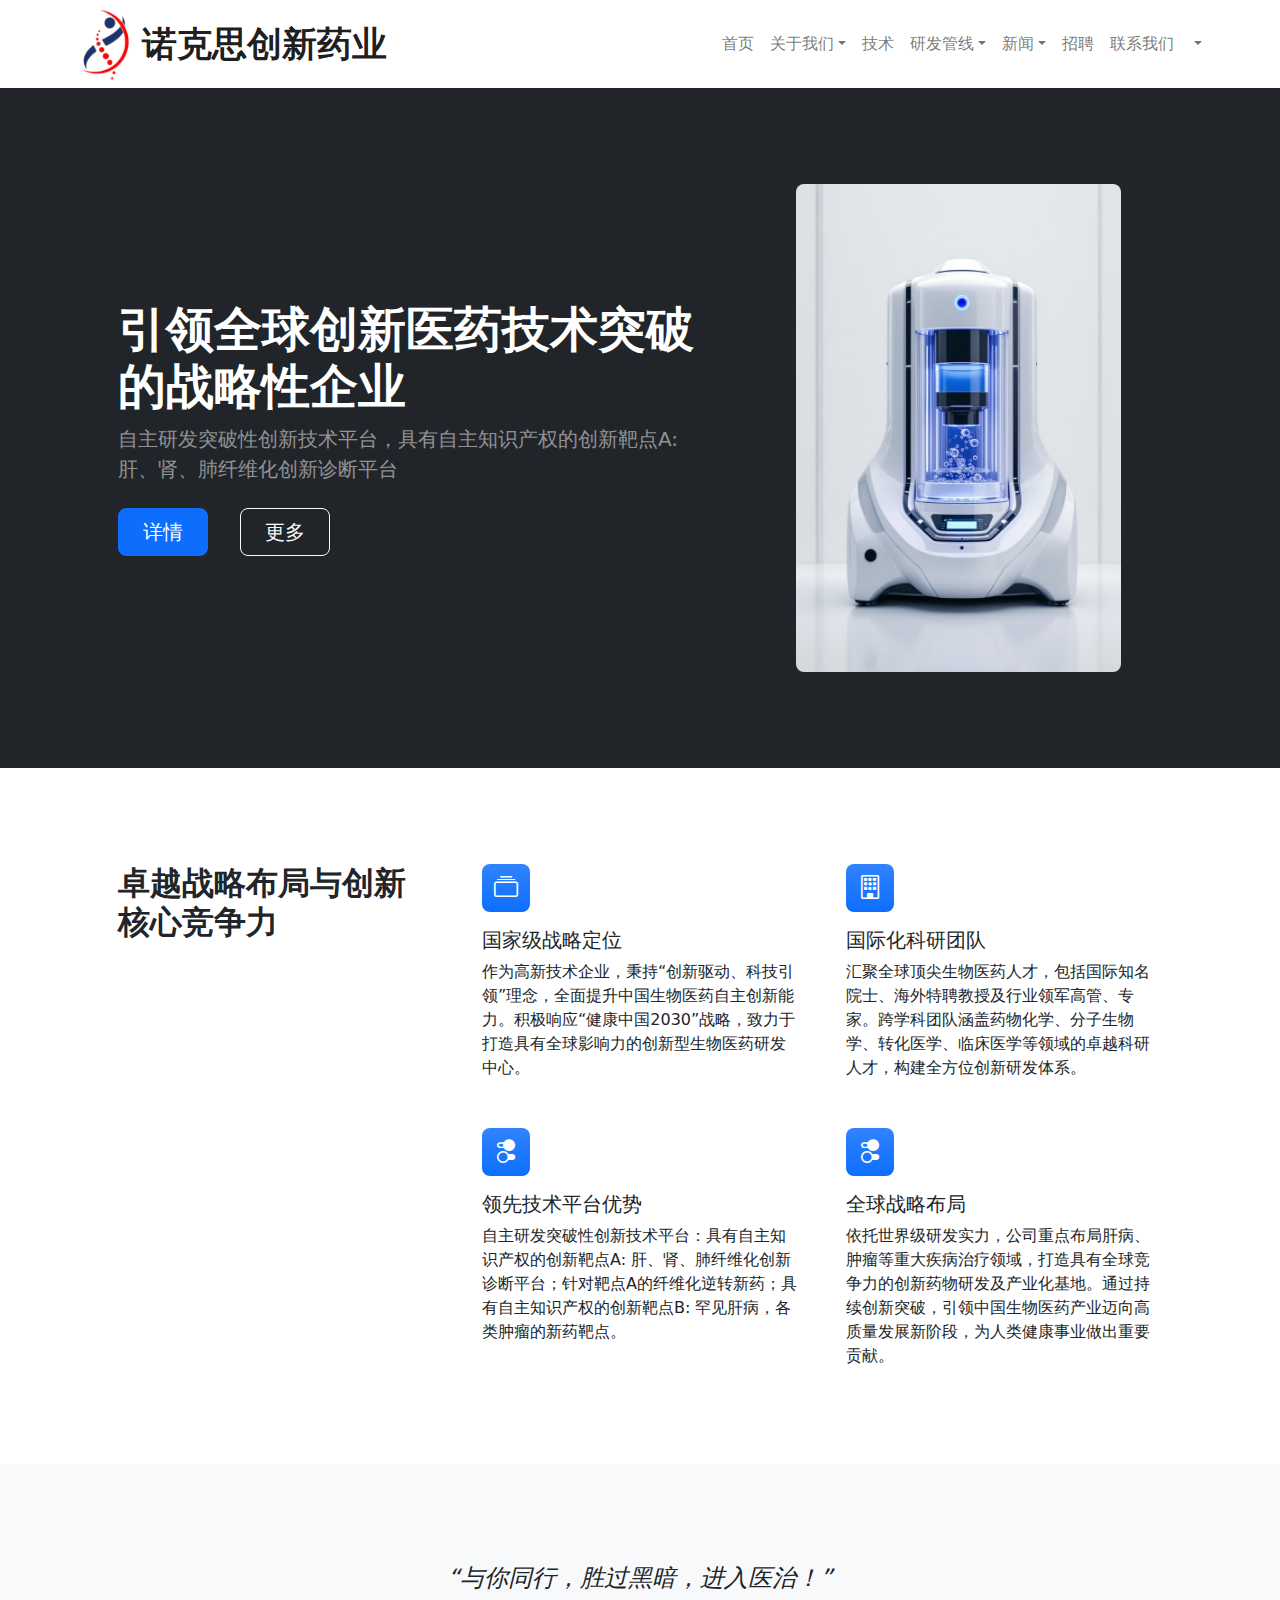
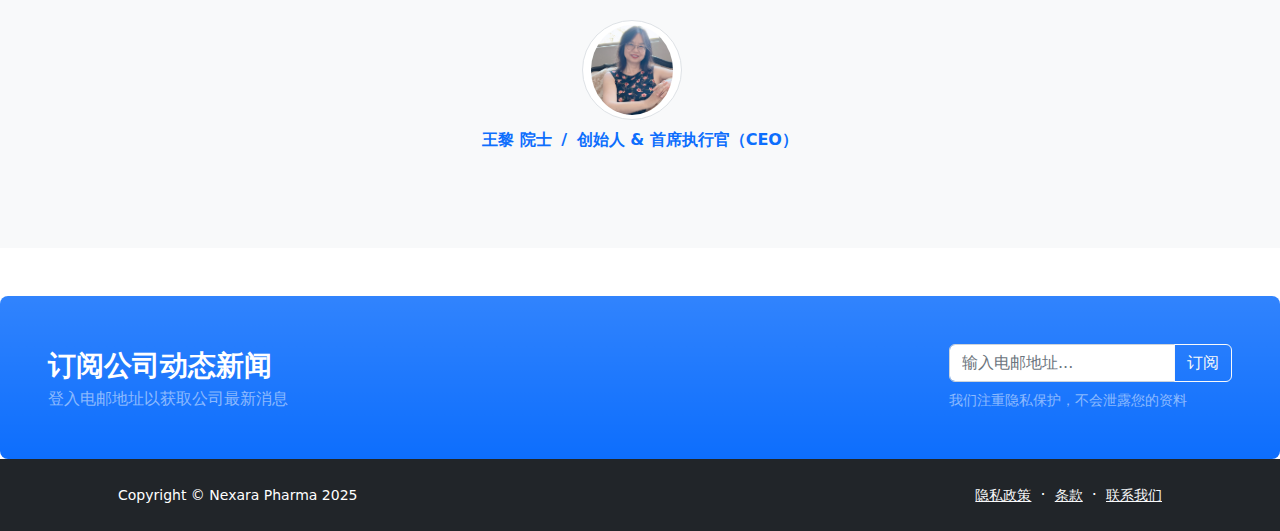
<file: index.html>
<!DOCTYPE html>
<html lang="en">
    <head>
        <meta charset="utf-8" />
        <meta name="viewport" content="width=device-width, initial-scale=1, shrink-to-fit=no" />
        <meta name="description" content="" />
        <meta name="author" content="" />
        <title>Modern Business - Start Bootstrap Template</title>
        <!-- Favicon-->
        <link rel="icon" type="image/x-icon" href="assets/favicon.ico" />
        <!-- Bootstrap icons-->
        <link href="https://cdn.jsdelivr.net/npm/bootstrap-icons@1.5.0/font/bootstrap-icons.css" rel="stylesheet" />
        <!-- Core theme CSS (includes Bootstrap)-->
        <link href="css/styles.css" rel="stylesheet" />
	<link rel="stylesheet" href="https://cdnjs.cloudflare.com/ajax/libs/font-awesome/6.5.1/css/all.min.css" integrity="sha512-DTOQO9RWCH3ppGqcWaEA1BIZOC6xxalwEsw9c2QQeAIftl+Vegovlnee1c9QX4TctnWMn13TZye+giMm8e2LwA==" crossorigin="anonymous" referrerpolicy="no-referrer" />
    </head>
    <body class="d-flex flex-column h-100">
        <main class="flex-shrink-0">
            <!-- Navigation-->
		<div id="header-placeholder"></div> <!-- 占位符 -->
            <!-- Header-->
            <header class="bg-dark py-5">
                <div class="container px-5">
                    <div class="row gx-5 align-items-center justify-content-center">
                        <div class="col-lg-8 col-xl-7 col-xxl-6">
                            <div class="my-5 text-center text-xl-start">
<h1 class="display-5 fw-bolder text-white mb-2" data-lang="header-title">引领全球创新医药技术突破的战略性企业</h1>
<p class="lead fw-normal text-white-50 mb-4" data-lang="header-subtitle">自主研发突破性创新技术平台，具有自主知识产权的创新靶点 A: 肝、肾、肺纤维化创新诊断平台</p>
                                <div class="d-grid gap-3 d-sm-flex justify-content-sm-center justify-content-xl-start">
<a class="btn btn-primary btn-lg px-4 me-sm-3" href="#features" data-lang="header-details-button">详情</a>
<a class="btn btn-outline-light btn-lg px-4" href="about.html#company-profile" data-lang="header-more-button">更多</a>
                                </div>
                            </div>
                        </div>
                        <div class="col-xl-5 col-xxl-6 d-none d-xl-block text-center"><img class="img-nMix rounded-3 my-5" src="assets/nMix.png" alt="..." /></div>
                    </div>
                </div>
            </header>
            <!-- Features section-->
            <section class="py-5" id="features">
                <div class="container px-5 my-5">
                    <div class="row gx-5">
                        <div class="col-lg-4 mb-5 mb-lg-0"><h2 class="fw-bolder mb-0" data-lang="features-title">卓越战略布局与创新核心竞争力</h2></div>
                        <div class="col-lg-8">
                            <div class="row gx-5 row-cols-1 row-cols-md-2">
                                <div class="col mb-5 h-100">
                                    <div class="feature bg-primary bg-gradient text-white rounded-3 mb-3"><i class="bi bi-collection"></i></div>
                                    <h2 class="h5" data-lang="features-national-strategy-title">国家级战略定位</h2>
                                    <p class="mb-0" data-lang="features-national-strategy-text">作为高新技术企业，秉持“创新驱动、科技引领”理念，全面提升中国生物医药自主创新能力。积极响应“健康中国2030”战略，致力于打造具有全球影响力的创新型生物医药研发中心。</p>
                                </div>
                                <div class="col mb-5 h-100">
                                    <div class="feature bg-primary bg-gradient text-white rounded-3 mb-3"><i class="bi bi-building"></i></div>
                                    <h2 class="h5" data-lang="features-global-team-title">国际化科研团队</h2>
                                    <p class="mb-0" data-lang="features-global-team-text">汇聚全球顶尖生物医药人才，包括国际知名院士、海外特聘教授及行业领军高管，专家。跨学科团队涵盖药物化学、分子生物学、转化医学、临床医学等领域的卓越科研人才，构建全方位创新研发体系。</p>
                                </div>
                                <div class="col mb-5 mb-md-0 h-100">
                                    <div class="feature bg-primary bg-gradient text-white rounded-3 mb-3"><i class="bi bi-toggles2"></i></div>
                                    <h2 class="h5" data-lang="features-tech-platform-title">领先技术平台优势</h2>
                                    <p class="mb-0" data-lang="features-tech-platform-text">自主研发突破性创新技术平台： 具有自主知识产权的创新靶点A: 肝、肾、肺纤维化创新诊断平台；针对靶点A的纤维化逆转新药具有自主知识产权的创新靶点B: 罕见肝病，各类肿瘤的新药靶点</p>
                                </div>
                                <div class="col h-100">
                                    <div class="feature bg-primary bg-gradient text-white rounded-3 mb-3"><i class="bi bi-toggles2"></i></div>
                                    <h2 class="h5" data-lang="features-global-strategy-title">全球战略布局</h2>
                                    <p class="mb-0" data-lang="features-global-strategy-text">依托世界级研发实力，公司重点布局肝病、肿瘤等重大疾病治疗领域，打造具有全球竞争力的创新药物研发及产业化基地。通过持续创新突破，引领中国生物医药产业迈向高质量发展新阶段，为人类健康事业做出重要贡献。</p>
                                </div>
                            </div>
                        </div>
                    </div>
                </div>
            </section>
            <!-- Testimonial section-->
<div class="py-5 bg-light">
    <div class="container px-5 my-5">
        <div class="row gx-5 justify-content-center">
            <div class="col-lg-10 col-xl-7">
                <div class="text-center">
                    <div class="fs-4 mb-4 fst-italic" data-lang="testimonial-quote">“与你同行，胜过黑暗，进入医治！”</div>
                    <div class="d-flex align-items-center justify-content-center">
                        <a href="team-ceo.html" class="text-decoration-none">
                            <img class="img-thumbnail rounded-circle mb-2 px-2 me-3" src="assets/CEO.jpg" alt="Dr. Li Wang" style="width: 100px; height: 100px; object-fit: cover;" />
                            <div class="fw-bold">
                                <span data-lang="ceo-name">王黎 博士</span>
                                <span class="fw-bold text-primary mx-1">/</span>
                                <span data-lang="ceo-role">创始人 & 首席执行官</span>
                            </div>
                        </a>
                    </div>
                </div>
            </div>
        </div>
    </div>
</div>
                    <!-- Call to action-->
                    <aside class="bg-primary bg-gradient rounded-3 p-4 p-sm-5 mt-5">
                        <div class="d-flex align-items-center justify-content-between flex-column flex-xl-row text-center text-xl-start">
                            <div class="mb-4 mb-xl-0">
                                <div class="fs-3 fw-bold text-white" data-lang="cta-title">订阅公司动态新闻</div>
                                <div class="text-white-50" data-lang="cta-subtitle">登入电邮地址以获取公司最新消息</div>
                            </div>
                            <div class="ms-xl-4">
                                <div class="input-group mb-2">
                                    <input class="form-control" type="text" placeholder="输入电邮地址..." aria-label="Email address..." aria-describedby="button-newsletter"  data-lang-placeholder="cta-email-placeholder"/>
                                    <button class="btn btn-outline-light" id="button-newsletter" type="button" data-lang="cta-subscribe-button">订阅</button>
                                </div>
                                <div class="small text-white-50" data-lang="cta-privacy-text">我们注重隐私保护，不会泄露您的资料</div>
                            </div>
                        </div>
                    </aside>
                </div>
            </section>
        </main>
        <!-- Footer-->
        <footer class="bg-dark py-4 mt-auto">
            <div class="container px-5">
                <div class="row align-items-center justify-content-between flex-column flex-sm-row">
                    <div class="col-auto"><div class="small m-0 text-white">Copyright &copy; Nexara Pharma 2025</div></div>
                    <div class="col-auto">
                        <a class="link-light small" data-lang="footer-privacy" href="#!">Privacy</a>
                        <span class="text-white mx-1">&middot;</span>
                        <a class="link-light small" data-lang="footer-terms"  href="#!">Terms</a>
                        <span class="text-white mx-1">&middot;</span>
                        <a class="link-light small" data-lang="footer-contact" href="contact.html">Contact</a>
                    </div>
                </div>
            </div>
        </footer>
        <!-- Bootstrap core JS-->
        <script src="https://cdn.jsdelivr.net/npm/bootstrap@5.2.3/dist/js/bootstrap.bundle.min.js"></script>
        <!-- Core theme JS-->
        <script src="js/scripts.js"></script>
    </body>
</html>
</file>
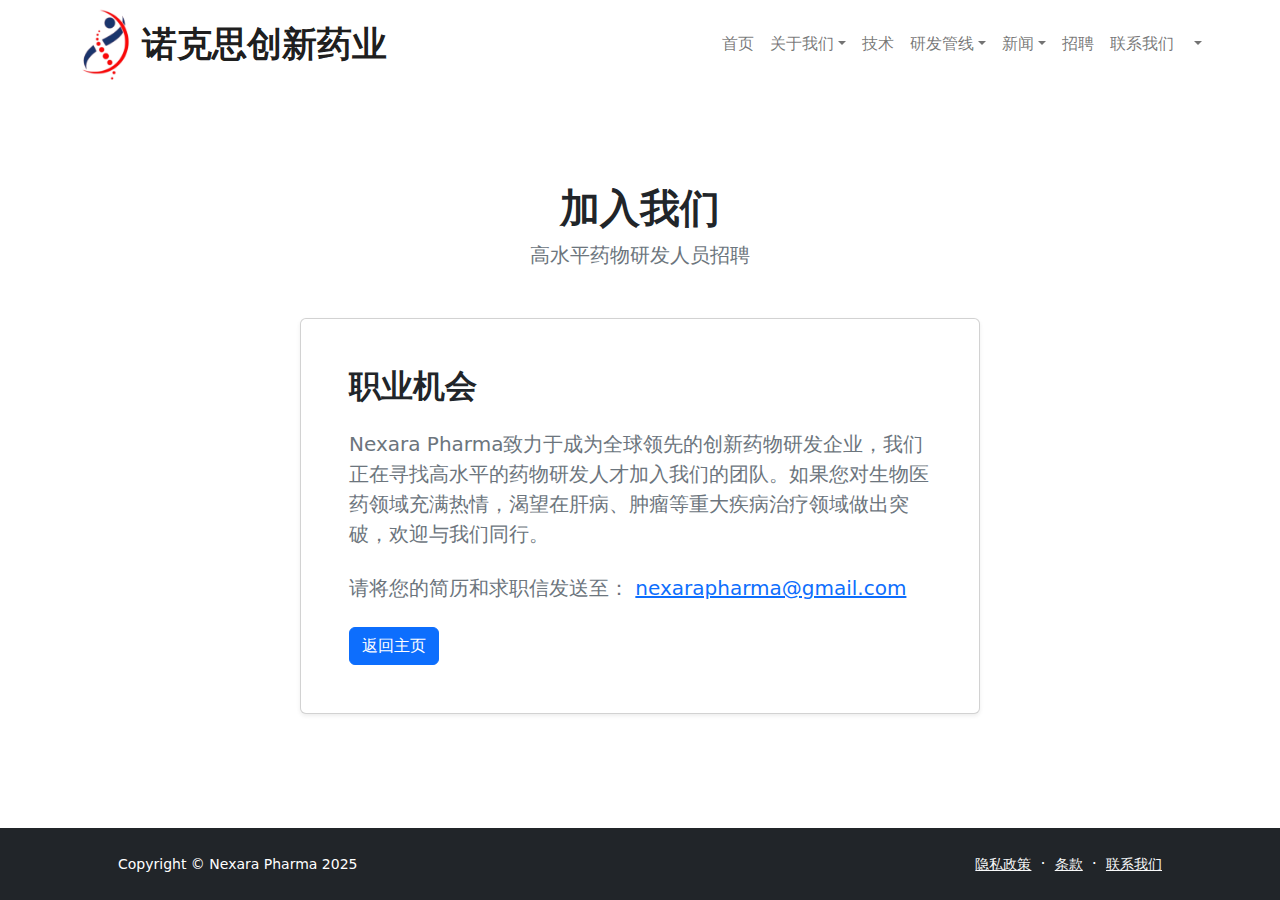
<file: careers.html>
<!DOCTYPE html>
<html lang="en">
<head>
    <meta charset="utf-8" />
    <meta name="viewport" content="width=device-width, initial-scale=1, shrink-to-fit=no" />
    <meta name="description" content="Careers - Nexara Pharma" />
    <meta name="author" content="" />
    <title data-lang="careers-page-title">Careers - Nexara Pharma</title>
    <!-- Favicon -->
    <link rel="icon" type="image/x-icon" href="assets/favicon.ico" />
    <!-- Bootstrap icons -->
    <link href="https://cdn.jsdelivr.net/npm/bootstrap-icons@1.5.0/font/bootstrap-icons.css" rel="stylesheet" />
    <!-- Core theme CSS (includes Bootstrap) -->
    <link href="css/styles.css" rel="stylesheet" />
    <!-- Font Awesome -->
    <link rel="stylesheet" href="https://cdnjs.cloudflare.com/ajax/libs/font-awesome/6.5.1/css/all.min.css" integrity="sha512-DTOQO9RWCH3ppGqcWaEA1BIZOC6xxalwEsw9c2QQeAIftl+Vegovlnee1c9QX4TctnWMn13TZye+giMm8e2LwA==" crossorigin="anonymous" referrerpolicy="no-referrer" />
</head>
<body class="d-flex flex-column h-100">
    <main class="flex-shrink-0">
        <!-- Navigation -->
        <div id="header-placeholder"></div>

        <!-- Careers Section -->
        <section class="py-5">
            <div class="container px-5 my-5">
                <div class="text-center mb-5">
                    <h1 class="fw-bolder" data-lang="careers-title">加入我们</h1>
                    <p class="lead fw-normal text-muted mb-0" data-lang="careers-subtitle">高水平药物研发人员招聘</p>
                </div>
                <div class="row gx-5 justify-content-center">
                    <div class="col-lg-8">
                        <div class="card shadow-sm">
                            <div class="card-body p-5">
                                <h2 class="fw-bolder mb-4" data-lang="careers-opportunity-title">职业机会</h2>
                                <p class="lead fw-normal text-muted mb-4" data-lang="careers-opportunity-text">
                                    Nexara Pharma 致力于成为全球领先的创新药物研发企业，我们正在寻找高水平的药物研发人才加入我们的团队。如果您对生物医药领域充满热情，渴望在肝病、肿瘤等重大疾病治疗领域做出突破，欢迎与我们同行。
                                </p>
                                <p class="lead fw-normal text-muted mb-4">
                                    <span data-lang="careers-contact-text">请将您的简历和求职信发送至：</span>
                                    <a href="mailto:nexarapharma@gmail.com" class="text-primary">nexarapharma@gmail.com</a>
                                </p>
                                <a class="btn btn-primary" href="index.html" data-lang="back-to-home">返回主页</a>
                            </div>
                        </div>
                    </div>
                </div>
            </div>
        </section>
    </main>

    <!-- Footer -->
    <footer class="bg-dark py-4 mt-auto">
        <div class="container px-5">
            <div class="row align-items-center justify-content-between flex-column flex-sm-row">
                <div class="col-auto"><div class="small m-0 text-white" data-lang="footer-copyright">Copyright © Nexara Pharma 2025</div></div>
                <div class="col-auto">
                    <a class="link-light small" href="#!" data-lang="footer-privacy">Privacy</a>
                    <span class="text-white mx-1">·</span>
                    <a class="link-light small" href="#!" data-lang="footer-terms">Terms</a>
                    <span class="text-white mx-1">·</span>
                    <a class="link-light small" href="contact.html" data-lang="footer-contact">Contact</a>
                </div>
            </div>
        </div>
    </footer>

    <!-- Bootstrap core JS -->
    <script src="https://cdn.jsdelivr.net/npm/bootstrap@5.2.3/dist/js/bootstrap.bundle.min.js"></script>
    <!-- Core theme JS -->
    <script src="js/scripts.js"></script>
</body>
</html>
</file>
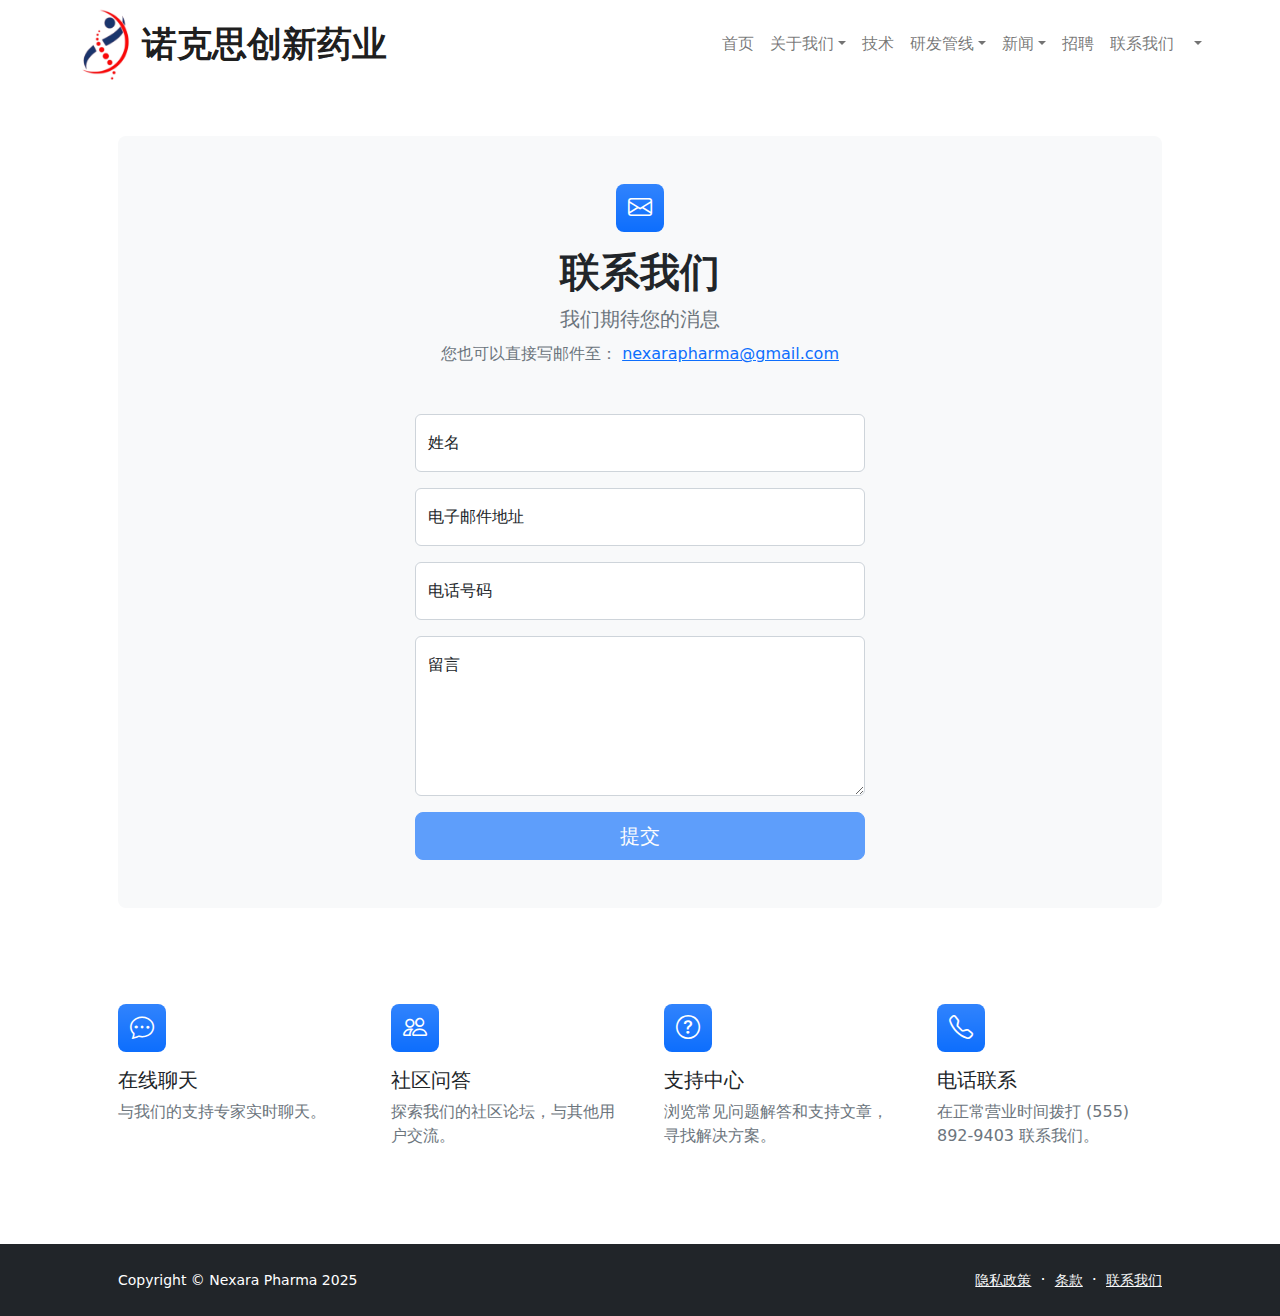
<file: contact.html>
<!DOCTYPE html>
<html lang="en">
<head>
    <meta charset="utf-8" />
    <meta name="viewport" content="width=device-width, initial-scale=1, shrink-to-fit=no" />
    <meta name="description" content="Contact Us - Nexara Pharma" />
    <meta name="author" content="" />
    <title data-lang="contact-title">联系我们 - Nexara Pharma</title>
    <!-- Favicon -->
    <link rel="icon" type="image/x-icon" href="assets/favicon.ico" />
    <!-- Bootstrap icons -->
    <link href="https://cdn.jsdelivr.net/npm/bootstrap-icons@1.5.0/font/bootstrap-icons.css" rel="stylesheet" />
    <!-- Font Awesome -->
    <link rel="stylesheet" href="https://cdnjs.cloudflare.com/ajax/libs/font-awesome/6.5.1/css/all.min.css" integrity="sha512-DTOQO9RWCH3ppGqcWaEA1BIZOC6xxalwEsw9c2QQeAIftl+Vegovlnee1c9QX4TctnWMn13TZye+giMm8e2LwA==" crossorigin="anonymous" referrerpolicy="no-referrer" />
    <!-- Core theme CSS (includes Bootstrap) -->
    <link href="css/styles.css" rel="stylesheet" />
</head>
<body class="d-flex flex-column">
    <main class="flex-shrink-0">
        <!-- Navigation -->
        <div id="header-placeholder"></div>

        <!-- Page content -->
        <section class="py-5">
            <div class="container px-5">
                <!-- Contact form -->
                <div class="bg-light rounded-3 py-5 px-4 px-md-5 mb-5">
                    <div class="text-center mb-5">
                        <div class="feature bg-primary bg-gradient text-white rounded-3 mb-3"><i class="bi bi-envelope"></i></div>
                        <h1 class="fw-bolder" data-lang="contact-form-title">联系我们</h1>
                        <p class="lead fw-normal text-muted mb-0" data-lang="contact-form-subtitle">我们期待您的消息</p>
                        <p class="text-muted mt-2">
                            <span data-lang="contact-direct-email">您也可以直接写邮件至：</span>
                            <a href="mailto:nexarapharma@gmail.com" class="text-primary">nexarapharma@gmail.com</a>
                        </p>
                    </div>
                    <div class="row gx-5 justify-content-center">
                        <div class="col-lg-8 col-xl-6">
                            <form id="contactForm" data-sb-form-api-token="API_TOKEN">
                                <!-- Name input -->
                                <div class="form-floating mb-3">
                                    <input class="form-control" id="name" type="text" placeholder="请输入您的姓名..." data-sb-validations="required" data-lang-placeholder="contact-name-placeholder" />
                                    <label for="name" data-lang="contact-name-label">姓名</label>
                                    <div class="invalid-feedback" data-sb-feedback="name:required" data-lang="contact-name-required">请填写姓名。</div>
                                </div>
                                <!-- Email address input -->
                                <div class="form-floating mb-3">
                                    <input class="form-control" id="email" type="email" placeholder="nexarapharma@gmail.com" data-sb-validations="required,email" data-lang-placeholder="contact-email-placeholder" />
                                    <label for="email" data-lang="contact-email-label">电子邮件地址</label>
                                    <div class="invalid-feedback" data-sb-feedback="email:required" data-lang="contact-email-required">请填写电子邮件地址。</div>
                                    <div class="invalid-feedback" data-sb-feedback="email:email" data-lang="contact-email-invalid">电子邮件地址无效。</div>
                                </div>
                                <!-- Phone number input -->
                                <div class="form-floating mb-3">
                                    <input class="form-control" id="phone" type="tel" placeholder="(123) 456-7890" data-sb-validations="required" data-lang-placeholder="contact-phone-placeholder" />
                                    <label for="phone" data-lang="contact-phone-label">电话号码</label>
                                    <div class="invalid-feedback" data-sb-feedback="phone:required" data-lang="contact-phone-required">请填写电话号码。</div>
                                </div>
                                <!-- Message input -->
                                <div class="form-floating mb-3">
                                    <textarea class="form-control" id="message" type="text" placeholder="请输入您的留言..." style="height: 10rem" data-sb-validations="required" data-lang-placeholder="contact-message-placeholder"></textarea>
                                    <label for="message" data-lang="contact-message-label">留言</label>
                                    <div class="invalid-feedback" data-sb-feedback="message:required" data-lang="contact-message-required">请填写留言内容。</div>
                                </div>
                                <!-- Submit success message -->
                                <div class="d-none" id="submitSuccessMessage">
                                    <div class="text-center mb-3">
                                        <div class="fw-bolder" data-lang="contact-success-title">表单提交成功！</div>
                                        <span data-lang="contact-success-text">要激活此表单，请在以下地址注册：<br /><a href="https://startbootstrap.com/solution/contact-forms">https://startbootstrap.com/solution/contact-forms</a></span>
                                    </div>
                                </div>
                                <!-- Submit error message -->
                                <div class="d-none" id="submitErrorMessage">
                                    <div class="text-center text-danger mb-3" data-lang="contact-error-text">发送消息失败！</div>
                                </div>
                                <!-- Submit Button -->
                                <div class="d-grid">
                                    <button class="btn btn-primary btn-lg disabled" id="submitButton" type="submit" data-lang="contact-submit">提交</button>
                                </div>
                            </form>
                        </div>
                    </div>
                </div>
                <!-- Contact cards -->
                <div class="row gx-5 row-cols-2 row-cols-lg-4 py-5">
                    <div class="col">
                        <div class="feature bg-primary bg-gradient text-white rounded-3 mb-3"><i class="bi bi-chat-dots"></i></div>
                        <div class="h5 mb-2" data-lang="contact-card-chat-title">在线聊天</div>
                        <p class="text-muted mb-0" data-lang="contact-card-chat-text">与我们的支持专家实时聊天。</p>
                    </div>
                    <div class="col">
                        <div class="feature bg-primary bg-gradient text-white rounded-3 mb-3"><i class="bi bi-people"></i></div>
                        <div class="h5" data-lang="contact-card-community-title">社区问答</div>
                        <p class="text-muted mb-0" data-lang="contact-card-community-text">探索我们的社区论坛，与其他用户交流。</p>
                    </div>
                    <div class="col">
                        <div class="feature bg-primary bg-gradient text-white rounded-3 mb-3"><i class="bi bi-question-circle"></i></div>
                        <div class="h5" data-lang="contact-card-support-title">支持中心</div>
                        <p class="text-muted mb-0" data-lang="contact-card-support-text">浏览常见问题解答和支持文章，寻找解决方案。</p>
                    </div>
                    <div class="col">
                        <div class="feature bg-primary bg-gradient text-white rounded-3 mb-3"><i class="bi bi-telephone"></i></div>
                        <div class="h5" data-lang="contact-card-call-title">电话联系</div>
                        <p class="text-muted mb-0" data-lang="contact-card-call-text">在正常营业时间拨打 (555) 892-9403 联系我们。</p>
                    </div>
                </div>
            </div>
        </section>
    </main>
    <!-- Footer -->
    <footer class="bg-dark py-4 mt-auto">
        <div class="container px-5">
            <div class="row align-items-center justify-content-between flex-column flex-sm-row">
                <div class="col-auto"><div class="small m-0 text-white" data-lang="footer-copyright">Copyright © Nexara Pharma 2025</div></div>
                <div class="col-auto">
                    <a class="link-light small" href="#!" data-lang="footer-privacy">隐私政策</a>
                    <span class="text-white mx-1">·</span>
                    <a class="link-light small" href="#!" data-lang="footer-terms">条款</a>
                    <span class="text-white mx-1">·</span>
                    <a class="link-light small" href="contact.html" data-lang="footer-contact">联系我们</a>
                </div>
            </div>
        </div>
    </footer>
    <!-- Bootstrap core JS -->
    <script src="https://cdn.jsdelivr.net/npm/bootstrap@5.2.3/dist/js/bootstrap.bundle.min.js"></script>
    <!-- Core theme JS -->
    <script src="js/scripts.js"></script>
    <!-- SB Forms JS -->
    <script src="https://cdn.startbootstrap.com/sb-forms-latest.js"></script>
</body>
</html>
</file>
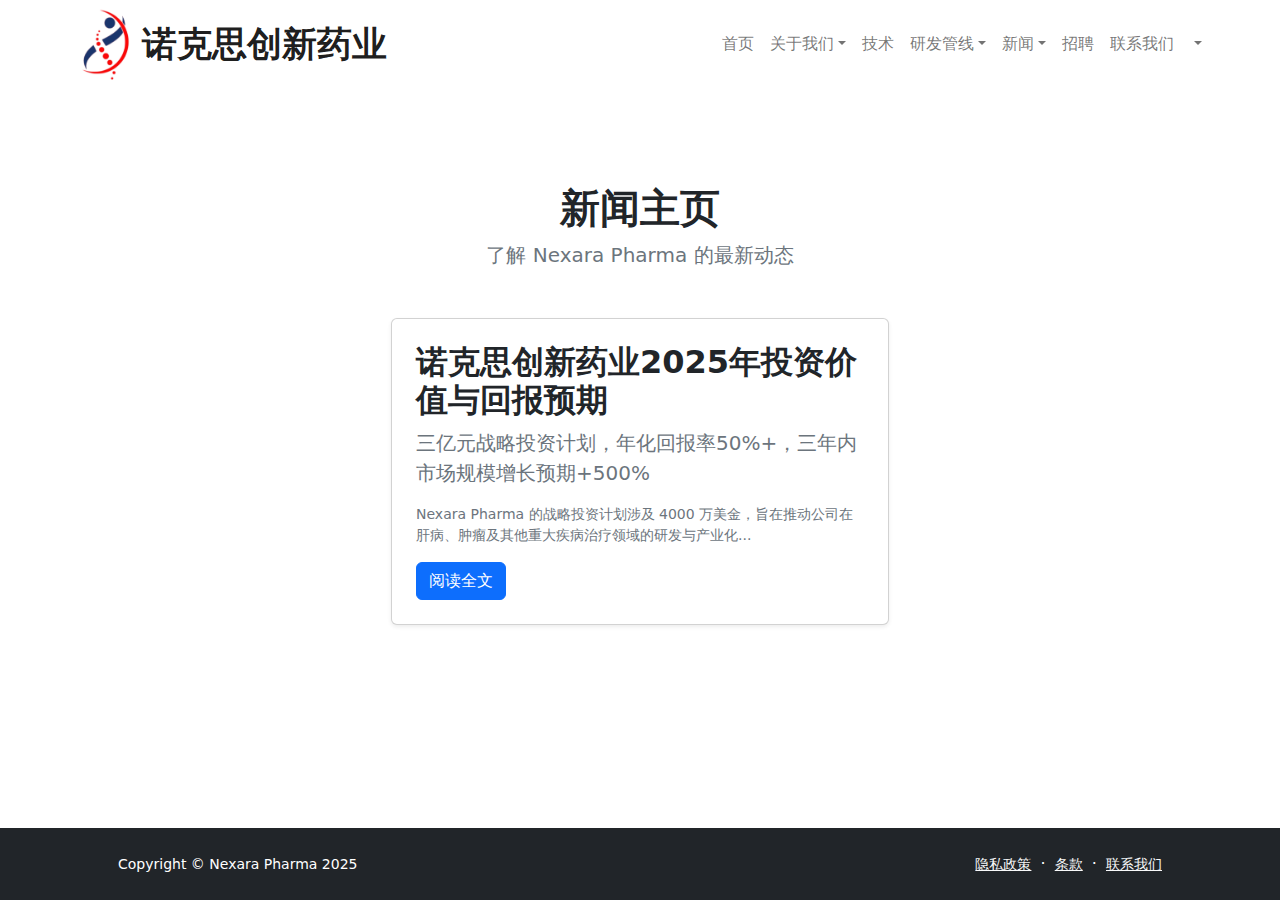
<file: news-home.html>
<!DOCTYPE html>
<html lang="en">
<head>
    <meta charset="utf-8" />
    <meta name="viewport" content="width=device-width, initial-scale=1, shrink-to-fit=no" />
    <meta name="description" content="News Home - Nexara Pharma" />
    <meta name="author" content="" />
    <title>News Home - Nexara Pharma</title>
    <!-- Favicon -->
    <link rel="icon" type="image/x-icon" href="assets/favicon.ico" />
    <!-- Bootstrap icons -->
    <link href="https://cdn.jsdelivr.net/npm/bootstrap-icons@1.5.0/font/bootstrap-icons.css" rel="stylesheet" />
    <!-- Core theme CSS (includes Bootstrap) -->
    <link href="css/styles.css" rel="stylesheet" />
    <!-- Font Awesome -->
    <link rel="stylesheet" href="https://cdnjs.cloudflare.com/ajax/libs/font-awesome/6.5.1/css/all.min.css" integrity="sha512-DTOQO9RWCH3ppGqcWaEA1BIZOC6xxalwEsw9c2QQeAIftl+Vegovlnee1c9QX4TctnWMn13TZye+giMm8e2LwA==" crossorigin="anonymous" referrerpolicy="no-referrer" />
</head>
<body class="d-flex flex-column h-100">
    <main class="flex-shrink-0">
        <!-- Navigation -->
        <div id="header-placeholder"></div>

        <!-- News Home Section -->
        <section class="py-5">
            <div class="container px-5 my-5">
                <div class="text-center mb-5">
                    <h1 class="fw-bolder" data-lang="news-home-title">新闻主页</h1>
                    <p class="lead fw-normal text-muted mb-0" data-lang="news-home-subtitle">了解 Nexara Pharma 的最新动态</p>
                </div>
                <div class="row gx-5 justify-content-center">
                    <!-- News Article -->
                    <div class="col-lg-8 col-xl-6">
                        <div class="card mb-4 shadow-sm">
                            <div class="card-body p-4">
                                <h2 class="fw-bolder" data-lang="news-post-title">投资价值与回报预期</h2>
                                <p class="lead fw-normal text-muted mb-3" data-lang="news-post-subtitle">$40M 美金战略投资，年化回报率 50%+，三年内市场规模增长预期 +500%</p>
                                <p class="text-muted small mb-3" data-lang="news-post-excerpt">Nexara Pharma 的战略投资计划涉及 4000 万美金，旨在推动公司在肝病、肿瘤及其他重大疾病治疗领域的研发与产业化...</p>
                                <a class="btn btn-primary" href="news-post.html" data-lang="read-more">阅读全文</a>
                            </div>
                        </div>
                    </div>
                    <!-- 可添加更多新闻文章 -->
                </div>
            </div>
        </section>
    </main>

    <!-- Footer -->
    <footer class="bg-dark py-4 mt-auto">
        <div class="container px-5">
            <div class="row align-items-center justify-content-between flex-column flex-sm-row">
                <div class="col-auto"><div class="small m-0 text-white">Copyright © Nexara Pharma 2025</div></div>
                <div class="col-auto">
                    <a class="link-light small" data-lang="footer-privacy" href="#!">Privacy</a>
                    <span class="text-white mx-1">·</span>
                    <a class="link-light small" data-lang="footer-terms" href="#!">Terms</a>
                    <span class="text-white mx-1">·</span>
                    <a class="link-light small" data-lang="footer-contact" href="contact.html">Contact</a>
                </div>
            </div>
        </div>
    </footer>

    <!-- Bootstrap core JS -->
    <script src="https://cdn.jsdelivr.net/npm/bootstrap@5.2.3/dist/js/bootstrap.bundle.min.js"></script>
    <!-- Core theme JS -->
    <script src="js/scripts.js"></script>
</body>
</html>
</file>
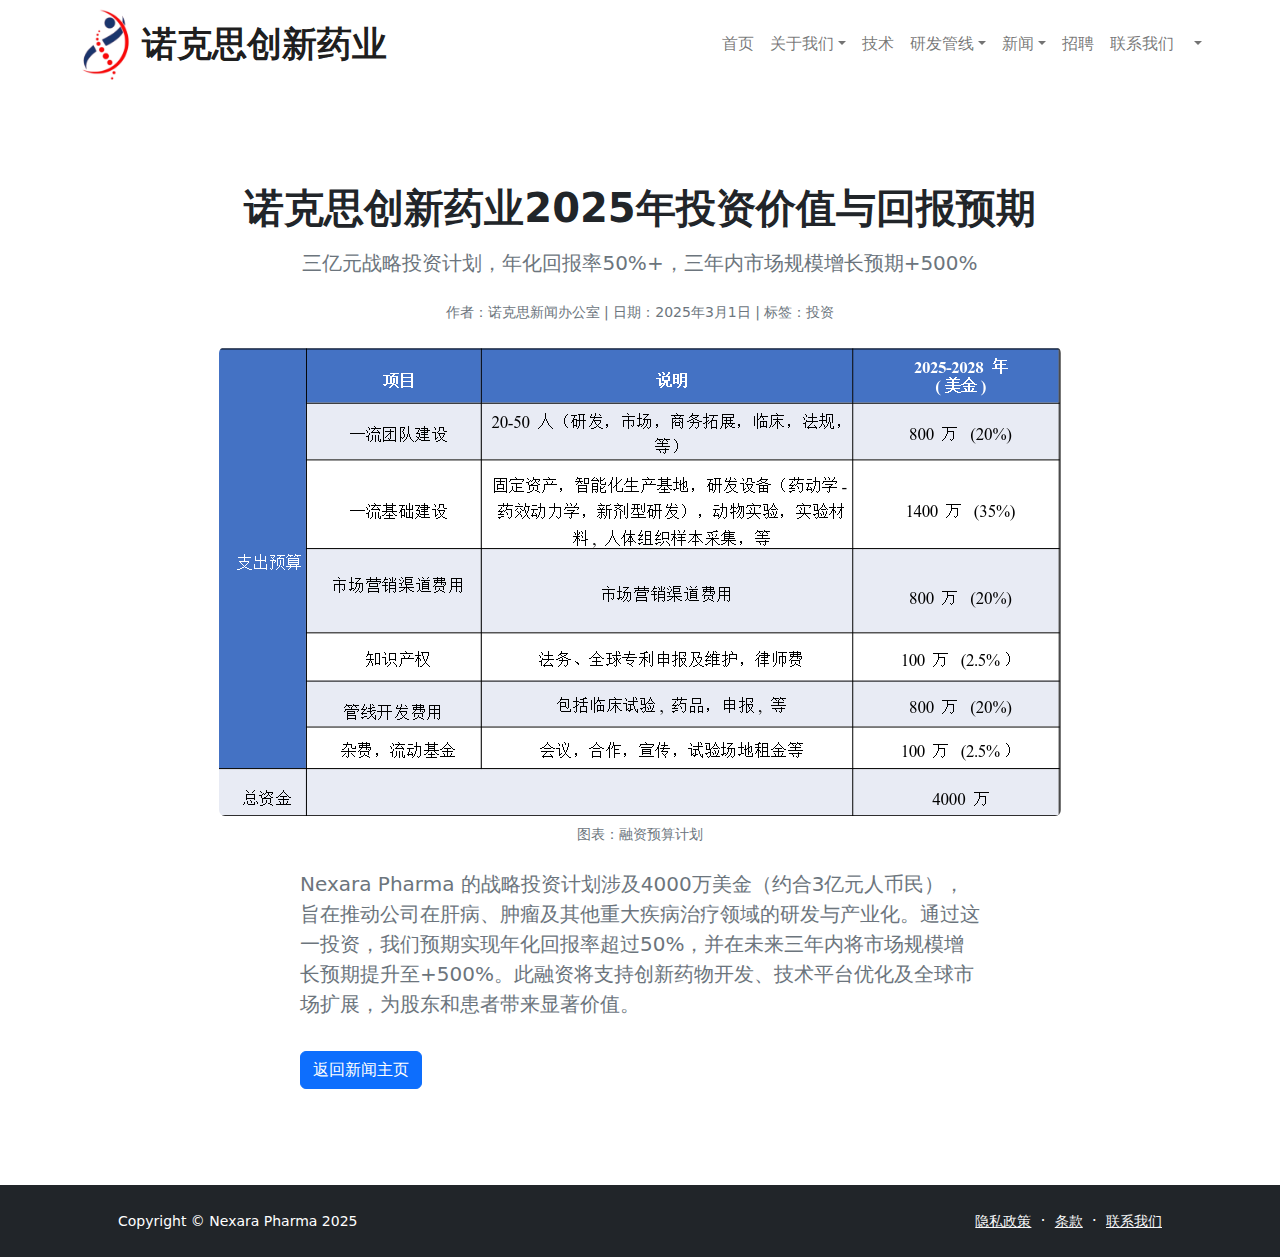
<file: news-post.html>
<!DOCTYPE html>
<html lang="en">
<head>
    <meta charset="utf-8" />
    <meta name="viewport" content="width=device-width, initial-scale=1, shrink-to-fit=no" />
    <meta name="description" content="Investment Value and Return Expectations - Nexara Pharma" />
    <meta name="author" content="" />
    <title>News Post - Nexara Pharma</title>
    <link rel="icon" type="image/x-icon" href="assets/favicon.ico" />
    <link href="https://cdn.jsdelivr.net/npm/bootstrap-icons@1.5.0/font/bootstrap-icons.css" rel="stylesheet" />
    <link href="css/styles.css" rel="stylesheet" />
    <link rel="stylesheet" href="https://cdnjs.cloudflare.com/ajax/libs/font-awesome/6.5.1/css/all.min.css" integrity="sha512-DTOQO9RWCH3ppGqcWaEA1BIZOC6xxalwEsw9c2QQeAIftl+Vegovlnee1c9QX4TctnWMn13TZye+giMm8e2LwA==" crossorigin="anonymous" referrerpolicy="no-referrer" />
</head>
<body class="d-flex flex-column">
    <main class="flex-shrink-0">
        <!-- Navigation -->
        <div id="header-placeholder"></div>

        <!-- News Post Section -->
        <section class="py-5">
            <div class="container px-5 my-5">
                <div class="row gx-5">
                    <div class="text-center mx-auto">
                        <h1 class="fw-bolder mb-3" data-lang="news-post-title">Nexara 诺克思发布2025年融资计划</h1>
                        <p class="lead fw-normal text-muted mb-4" data-lang="news-post-subtitle">Nexara Pharma 发布2025年融资计划，$40M 美金战略投资，年化回报率 50%+，三年内市场规模增长预期 +500%</p>
                        <!-- 添加作者、日期和标签 -->
                        <div class="text-muted small mb-4">
                            <span data-lang="news-post-author">作者：Nexara Pharma</span> |
                            <span data-lang="news-post-date">日期：2025年3月1日</span> |
                            <span data-lang="news-post-tag">标签：投资</span>
                        </div>
                        <div class="text-center mb-4">
                            <img class="img-fluid rounded" src="assets/invest.png" alt="Investment Plan Table" style="max-width: 100%; height: auto;" />
                            <p class="small text-muted mt-2" data-lang="figure-invest-caption">图表：融资预算计划</p>
                        </div>
                    </div>
                    <div class="col-lg-8 mx-auto">
                        <p class="lead fw-normal text-muted" data-lang="news-post-content">
                            Nexara Pharma 的战略投资计划共计 4000 万美金（约合 3亿元人民币），旨在推动公司在肝病、肿瘤及其他重大疾病治疗领域的研发与产业化。通过这一投资，我们预期实现年化回报率超过 50%，并在未来三年内将市场规模增长预期提升至 +500%。此融资将支持创新药物开发、技术平台优化及全球市场扩展，为股东和患者带来显著价值。
                        </p>
                        <a class="btn btn-primary mt-3" href="news-home.html" data-lang="back-to-news">返回新闻主页</a>
                    </div>
                </div>
            </div>
        </section>
    </main>

    <!-- Footer -->
    <footer class="bg-dark py-4 mt-auto">
        <div class="container px-5">
            <div class="row align-items-center justify-content-between flex-column flex-sm-row">
                <div class="col-auto"><div class="small m-0 text-white">Copyright © Nexara Pharma 2025</div></div>
                <div class="col-auto">
                    <a class="link-light small" data-lang="footer-privacy" href="#!">Privacy</a>
                    <span class="text-white mx-1">·</span>
                    <a class="link-light small" data-lang="footer-terms" href="#!">Terms</a>
                    <span class="text-white mx-1">·</span>
                    <a class="link-light small" data-lang="footer-contact" href="contact.html">Contact</a>
                </div>
            </div>
        </div>
    </footer>

    <!-- Bootstrap core JS -->
    <script src="https://cdn.jsdelivr.net/npm/bootstrap@5.2.3/dist/js/bootstrap.bundle.min.js"></script>
    <!-- Core theme JS -->
    <script src="js/scripts.js"></script>
</body>
</html>
</file>
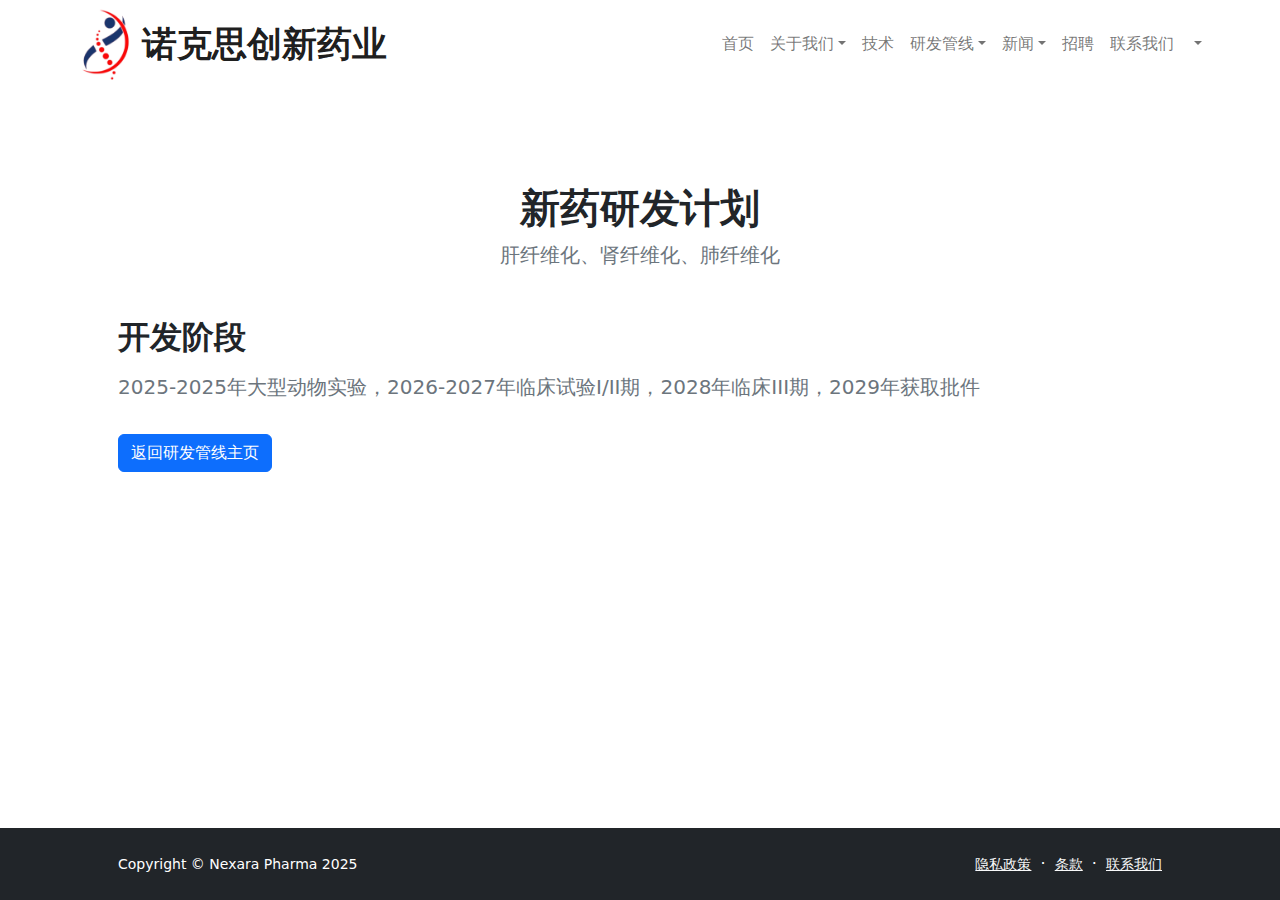
<file: pipeline-item.html>
<!DOCTYPE html>
<html lang="en">
<head>
    <meta charset="utf-8" />
    <meta name="viewport" content="width=device-width, initial-scale=1, shrink-to-fit=no" />
    <meta name="description" content="Pipeline Item - New Drug Development - Nexara Pharma" />
    <meta name="author" content="" />
    <title>Pipeline Item - Nexara Pharma</title>
    <link rel="icon" type="image/x-icon" href="assets/favicon.ico" />
    <link href="https://cdn.jsdelivr.net/npm/bootstrap-icons@1.5.0/font/bootstrap-icons.css" rel="stylesheet" />
    <link href="css/styles.css" rel="stylesheet" />
    <link rel="stylesheet" href="https://cdnjs.cloudflare.com/ajax/libs/font-awesome/6.5.1/css/all.min.css" integrity="sha512-DTOQO9RWCH3ppGqcWaEA1BIZOC6xxalwEsw9c2QQeAIftl+Vegovlnee1c9QX4TctnWMn13TZye+giMm8e2LwA==" crossorigin="anonymous" referrerpolicy="no-referrer" />
</head>
<body class="d-flex flex-column">
    <main class="flex-shrink-0">
        <!-- Navigation -->
        <div id="header-placeholder"></div>

        <!-- Pipeline Item Section -->
        <section class="py-5">
            <div class="container px-5 my-5">
                <div class="text-center mb-5">
                    <h1 class="fw-bolder" data-lang="pipeline-item-title">新药研发计划</h1>
                    <p class="lead fw-normal text-muted mb-0" data-lang="pipeline-item-subtitle">肝纤维化、肾纤维化、肺纤维化</p>
                </div>

                <!-- Development Stages -->
                <div class="row gx-5">
                    <div class="col-lg-12">
                        <h2 class="fw-bolder mb-3" data-lang="development-stages-title">开发阶段</h2>
                        <p class="lead fw-normal text-muted" data-lang="new-drug-stages">2025-2025 大型动物实验，2026-2027 临床试验 I/II 期，2028 临床 III 期，2029 获取批件</p>
                        <a class="btn btn-primary mt-3" href="pipeline-overview.html" data-lang="back-to-pipeline">返回研发管线主页</a>
                    </div>
                </div>
            </div>
        </section>
    </main>

    <!-- Footer -->
    <footer class="bg-dark py-4 mt-auto">
        <div class="container px-5">
            <div class="row align-items-center justify-content-between flex-column flex-sm-row">
                <div class="col-auto"><div class="small m-0 text-white">Copyright © Nexara Pharma 2025</div></div>
                <div class="col-auto">
                    <a class="link-light small" data-lang="footer-privacy" href="#!">Privacy</a>
                    <span class="text-white mx-1">·</span>
                    <a class="link-light small" data-lang="footer-terms" href="#!">Terms</a>
                    <span class="text-white mx-1">·</span>
                    <a class="link-light small" data-lang="footer-contact" href="contact.html">Contact</a>
                </div>
            </div>
        </div>
    </footer>

    <!-- Bootstrap core JS -->
    <script src="https://cdn.jsdelivr.net/npm/bootstrap@5.2.3/dist/js/bootstrap.bundle.min.js"></script>
    <!-- Core theme JS -->
    <script src="js/scripts.js"></script>
</body>
</html>
</file>
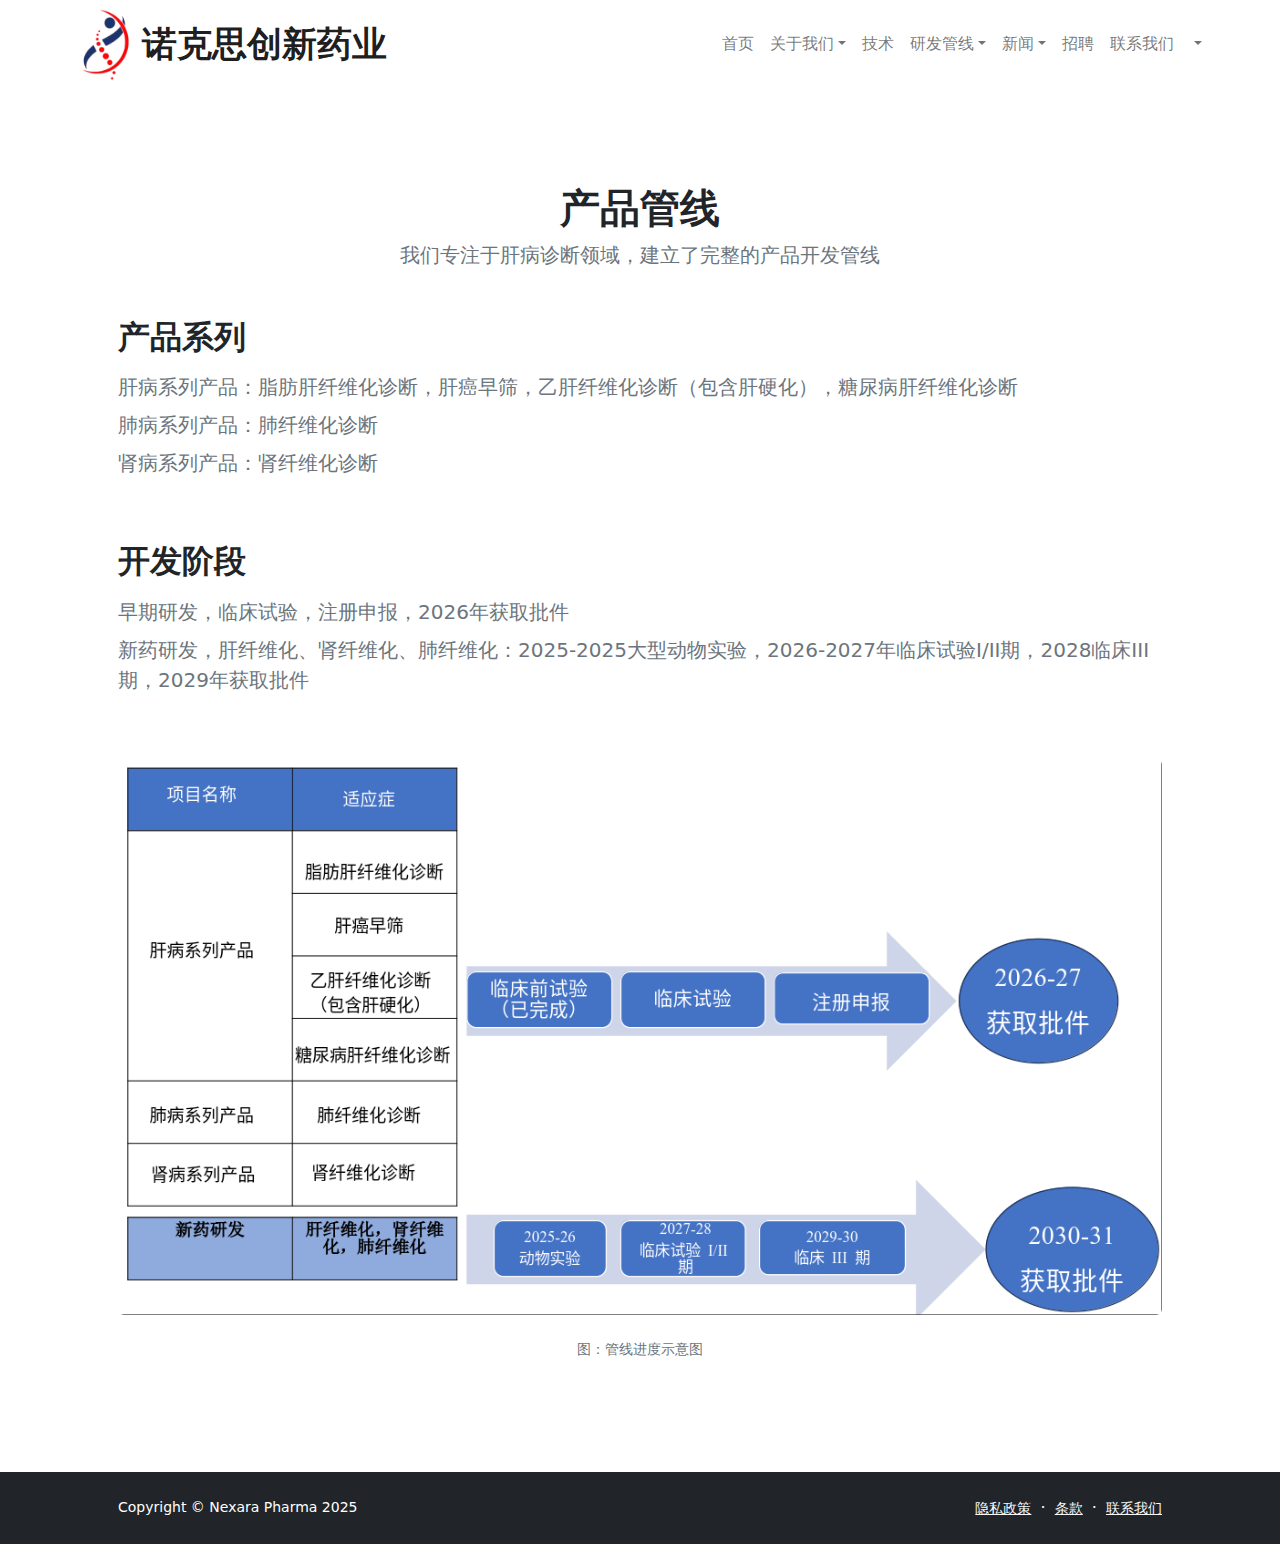
<file: pipeline-overview.html>
<!DOCTYPE html>
<html lang="en">
<head>
    <meta charset="utf-8" />
    <meta name="viewport" content="width=device-width, initial-scale=1, shrink-to-fit=no" />
    <meta name="description" content="Pipeline Overview - Nexara Pharma" />
    <meta name="author" content="" />
    <title data-lang="pipeline-overview-page-title">Pipeline Overview - Nexara Pharma</title>
    <link rel="icon" type="image/x-icon" href="assets/favicon.ico" />
    <link href="https://cdn.jsdelivr.net/npm/bootstrap-icons@1.5.0/font/bootstrap-icons.css" rel="stylesheet" />
    <link href="css/styles.css" rel="stylesheet" />
    <link rel="stylesheet" href="https://cdnjs.cloudflare.com/ajax/libs/font-awesome/6.5.1/css/all.min.css" integrity="sha512-DTOQO9RWCH3ppGqcWaEA1BIZOC6xxalwEsw9c2QQeAIftl+Vegovlnee1c9QX4TctnWMn13TZye+giMm8e2LwA==" crossorigin="anonymous" referrerpolicy="no-referrer" />
</head>
<body class="d-flex flex-column">
    <main class="flex-shrink-0">
        <!-- Navigation -->
        <div id="header-placeholder"></div>

        <!-- Pipeline Overview Section -->
        <section class="py-5">
            <div class="container px-5 my-5">
                <div class="text-center mb-5">
                    <h1 class="fw-bolder" data-lang="pipeline-overview-title">产品管线</h1>
                    <p class="lead fw-normal text-muted mb-0" data-lang="pipeline-overview-subtitle">我们专注于肝病诊断领域，建立了完整的产品开发管线</p>
                </div>

                <!-- Pipeline Products -->
                <div class="row gx-5 mb-5">
                    <div class="col-lg-12">
                        <h2 class="fw-bolder mb-3" data-lang="pipeline-products-title">产品系列</h2>
                        <ul class="list-unstyled">
                            <li class="mb-2 lead fw-normal text-muted" data-lang="pipeline-products-1">
                                <i class="bi bi-check-circle-fill text-primary me-2"></i>
                                肝病系列产品：脂肪肝纤维化诊断，肝癌早筛，乙肝纤维化诊断（包含肝硬化），糖尿病肝纤维化诊断
                            </li>
                            <li class="mb-2 lead fw-normal text-muted" data-lang="pipeline-products-2">
                                <i class="bi bi-check-circle-fill text-primary me-2"></i>
                                肺病系列产品：肺纤维化诊断
                            </li>
                            <li class="lead fw-normal text-muted" data-lang="pipeline-products-3">
                                <i class="bi bi-check-circle-fill text-primary me-2"></i>
                                肾病系列产品：肾纤维化诊断
                            </li>
                        </ul>
                    </div>
                </div>

                <!-- Pipeline Stages -->
                <div class="row gx-5 mb-5">
                    <div class="col-lg-12">
                        <h2 class="fw-bolder mb-3" data-lang="pipeline-stages-title">开发阶段</h2>
                        <p class="lead fw-normal text-muted mb-2" data-lang="pipeline-stages-1">早期研发，临床试验，注册申报，2026 获取批件</p>
                        <p class="lead fw-normal text-muted" data-lang="pipeline-stages-2">新药研发，肝纤维化、肾纤维化、肺纤维化：2025-2025 大型动物实验，2026-2027 临床试验 I/II 期，2028 临床 III 期，2029 获取批件</p>
                    </div>
                </div>

                <!-- Pipeline Timeline Image -->
                <div class="row gx-5">
                    <div class="col-lg-12 text-center">
                        <img class="img-fluid rounded mb-4" src="assets/pipeline2025.png" alt="Pipeline Timeline" style="max-width: 100%; height: auto;" />
                        <p class="small text-muted" data-lang="figure-pipeline-caption">图：管线进度示意图</p>
                    </div>
                </div>
            </div>
        </section>
    </main>

    <!-- Footer -->
    <footer class="bg-dark py-4 mt-auto">
        <div class="container px-5">
            <div class="row align-items-center justify-content-between flex-column flex-sm-row">
                <div class="col-auto"><div class="small m-0 text-white" data-lang="footer-copyright">Copyright © Nexara Pharma 2025</div></div>
                <div class="col-auto">
                    <a class="link-light small" href="#!" data-lang="footer-privacy">Privacy</a>
                    <span class="text-white mx-1">·</span>
                    <a class="link-light small" href="#!" data-lang="footer-terms">Terms</a>
                    <span class="text-white mx-1">·</span>
                    <a class="link-light small" href="contact.html" data-lang="footer-contact">Contact</a>
                </div>
            </div>
        </div>
    </footer>

    <!-- Bootstrap core JS -->
    <script src="https://cdn.jsdelivr.net/npm/bootstrap@5.2.3/dist/js/bootstrap.bundle.min.js"></script>
    <!-- Core theme JS -->
    <script src="js/scripts.js"></script>
</body>
</html>
</file>
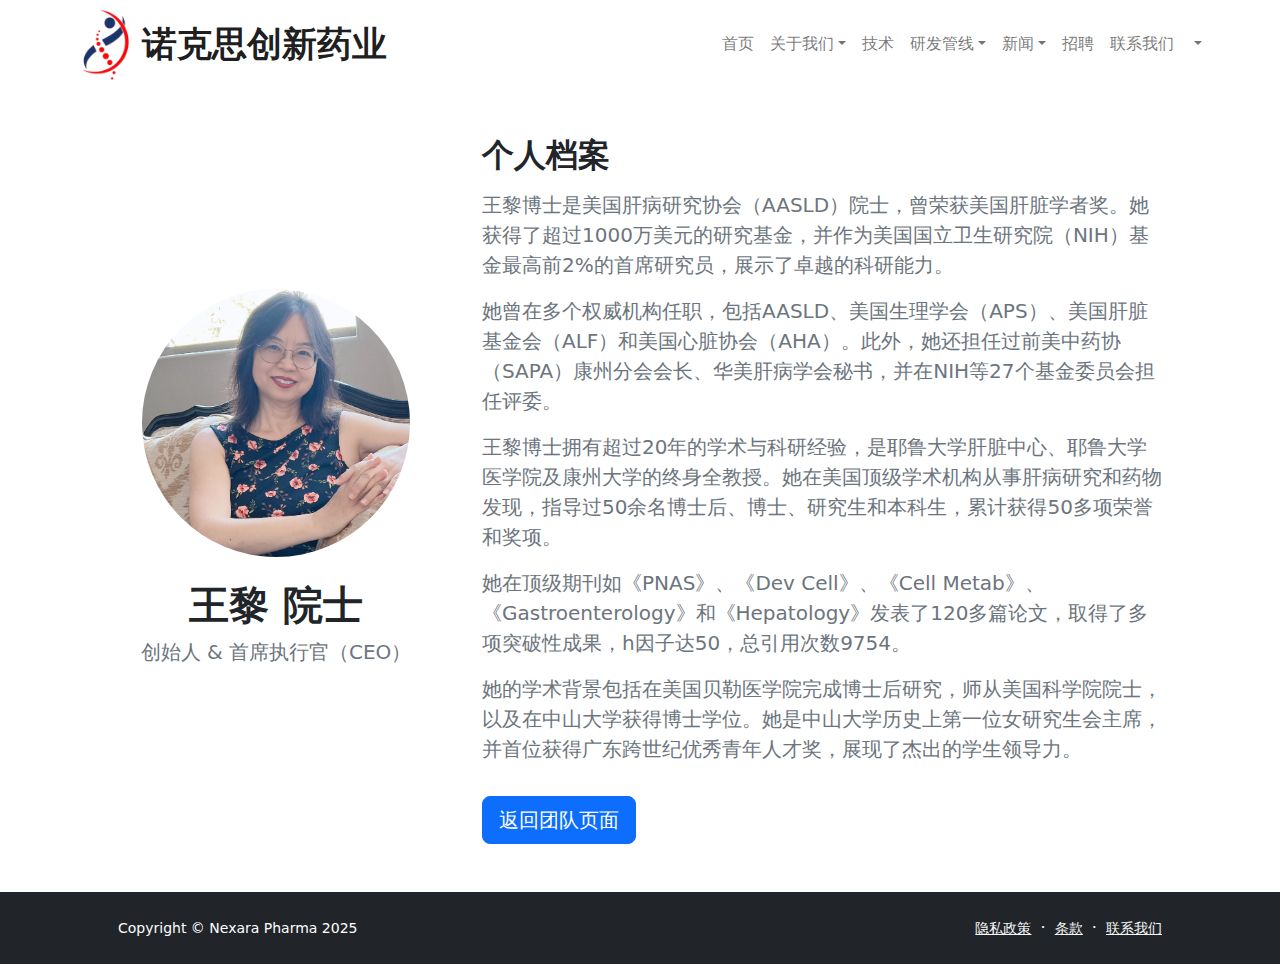
<file: team-ceo.html>
<!DOCTYPE html>
<html lang="en">
<head>
    <meta charset="utf-8" />
    <meta name="viewport" content="width=device-width, initial-scale=1, shrink-to-fit=no" />
    <meta name="description" content="Dr. Li Wang, Founder & CEO of Nexara Pharma" />
    <meta name="author" content="" />
    <title data-lang="ceo-page-title">Dr. Li Wang - CEO - Nexara Pharma</title>
    <link rel="icon" type="image/x-icon" href="assets/favicon.ico" />
    <link href="https://cdn.jsdelivr.net/npm/bootstrap-icons@1.5.0/font/bootstrap-icons.css" rel="stylesheet" />
    <link href="css/styles.css" rel="stylesheet" />
    <link rel="stylesheet" href="https://cdnjs.cloudflare.com/ajax/libs/font-awesome/6.5.1/css/all.min.css" integrity="sha512-DTOQO9RWCH3ppGqcWaEA1BIZOC6xxalwEsw9c2QQeAIftl+Vegovlnee1c9QX4TctnWMn13TZye+giMm8e2LwA==" crossorigin="anonymous" referrerpolicy="no-referrer" />
</head>
<body class="d-flex flex-column">
    <main class="flex-shrink-0">
        <!-- Navigation -->
        <div id="header-placeholder"></div>

        <!-- CEO Profile Section -->
        <section class="py-5">
            <div class="container px-5">
                <div class="row gx-5 align-items-center">
                    <div class="col-lg-4 text-center">
                        <img class="img-fluid rounded-circle mb-4 px-4" src="assets/CEO.jpg" alt="Dr. Li Wang" />
                        <h1 class="fw-bolder" data-lang="ceo-name">王黎 博士</h1>
                        <p class="lead fw-normal text-muted mb-4" data-lang="ceo-role">创始人 & 首席执行官</p>
                    </div>
                    <div class="col-lg-8">
                        <h2 class="fw-bolder mb-3" data-lang="ceo-profile-title">个人档案</h2>
                        <p class="lead fw-normal text-muted" data-lang="ceo-bio-1">
                            王黎博士是美国肝病研究协会（AASLD）院士，曾荣获美国肝脏学者奖。她获得了超过1000万美元的研究基金，并作为美国国立卫生研究院（NIH）基金最高前2%的首席研究员，展示了卓越的科研能力。
                        </p>
                        <p class="lead fw-normal text-muted" data-lang="ceo-bio-2">
                            她曾在多个权威机构任职，包括AASLD、美国生理学会（APS）、美国肝脏基金会（ALF）和美国心脏协会（AHA）。此外，她还担任过前美中药协（SAPA）康州分会会长、华美肝病学会秘书，并在NIH等27个基金委员会担任评委。
                        </p>
                        <p class="lead fw-normal text-muted" data-lang="ceo-bio-3">
                            王黎博士拥有超过20年的学术与科研经验，是耶鲁大学肝脏中心、耶鲁大学医学院及康州大学的终身全教授。她在美国顶级学术机构从事肝病研究和药物发现，指导过50余名博士后、博士、研究生和本科生，累计获得50多项荣誉和奖项。
                        </p>
                        <p class="lead fw-normal text-muted" data-lang="ceo-bio-4">
                            她在顶级期刊如《PNAS》、《Dev Cell》、《Cell Metab》、《Gastroenterology》和《Hepatology》发表了120多篇论文，取得了多项突破性成果，h因子达50，总引用次数9754。
                        </p>
                        <p class="lead fw-normal text-muted" data-lang="ceo-bio-5">
                            她的学术背景包括在美国贝勒医学院完成博士后研究，师从美国科学院院士，以及在中山大学获得博士学位。她是中山大学历史上第一位女研究生会主席，并首位获得广东跨世纪优秀青年人才奖，展现了杰出的学生领导力。
                        </p>
                        <a class="btn btn-primary btn-lg mt-3" href="about.html#team" data-lang="back-to-team">返回团队页面</a>
                    </div>
                </div>
            </div>
        </section>
    </main>

    <!-- Footer -->
    <footer class="bg-dark py-4 mt-auto">
        <div class="container px-5">
            <div class="row align-items-center justify-content-between flex-column flex-sm-row">
                <div class="col-auto"><div class="small m-0 text-white" data-lang="footer-copyright">Copyright © Nexara Pharma 2025</div></div>
                <div class="col-auto">
                    <a class="link-light small" href="#!" data-lang="footer-privacy">Privacy</a>
                    <span class="text-white mx-1">·</span>
                    <a class="link-light small" href="#!" data-lang="footer-terms">Terms</a>
                    <span class="text-white mx-1">·</span>
                    <a class="link-light small" href="#!" data-lang="footer-contact">Contact</a>
                </div>
            </div>
        </div>
    </footer>

    <!-- Bootstrap core JS -->
    <script src="https://cdn.jsdelivr.net/npm/bootstrap@5.2.3/dist/js/bootstrap.bundle.min.js"></script>
    <!-- Core theme JS -->
    <script src="js/scripts.js"></script>
</body>
</html>
</file>
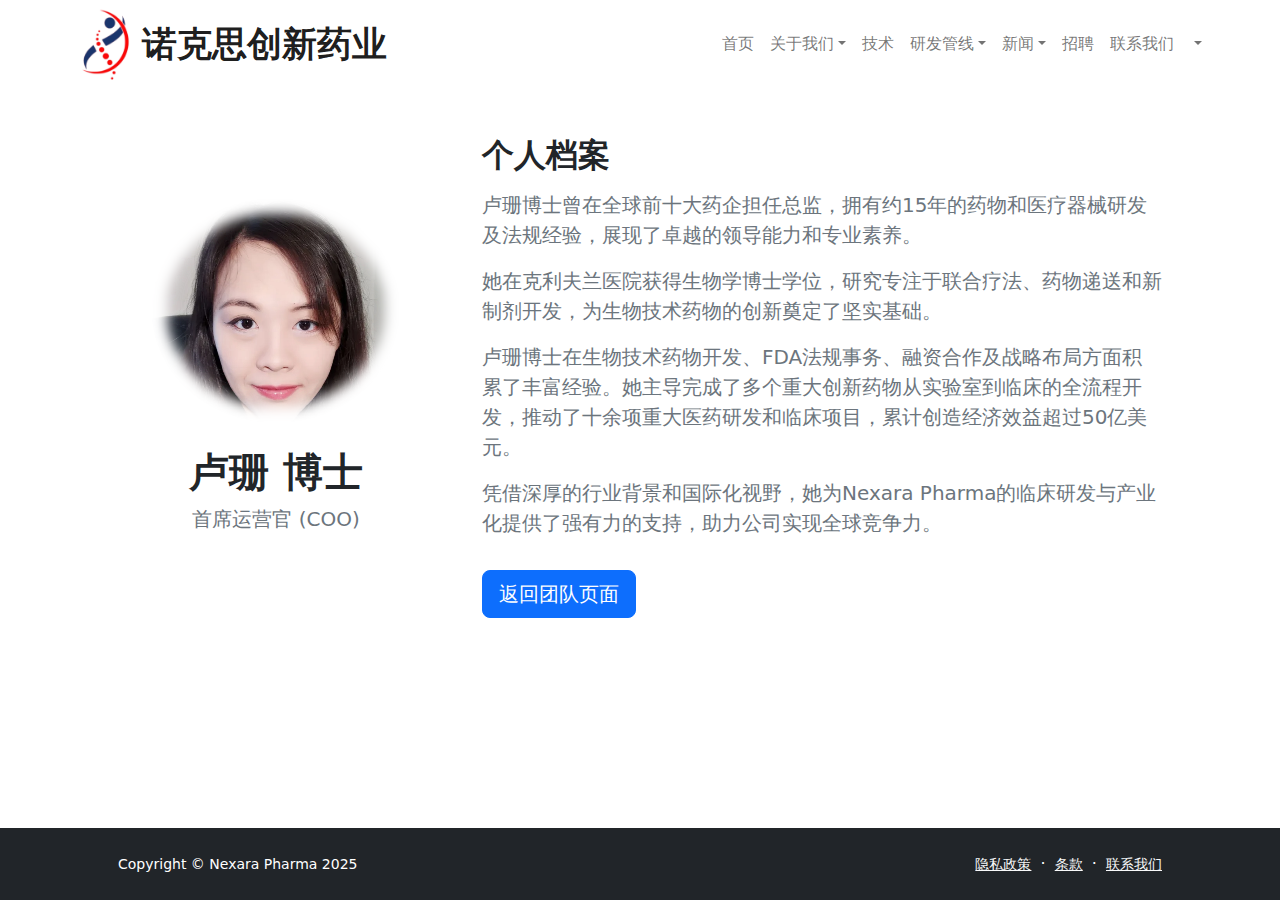
<file: team-coo.html>
<!DOCTYPE html>
<html lang="en">
<head>
    <meta charset="utf-8" />
    <meta name="viewport" content="width=device-width, initial-scale=1, shrink-to-fit=no" />
    <meta name="description" content="Dr. Jen Lu, COO of Nexara Pharma" />
    <meta name="author" content="" />
    <title data-lang="coo-page-title">Dr. Jen Lu - COO - Nexara Pharma</title>
    <link rel="icon" type="image/x-icon" href="assets/favicon.ico" />
    <link href="https://cdn.jsdelivr.net/npm/bootstrap-icons@1.5.0/font/bootstrap-icons.css" rel="stylesheet" />
    <link href="css/styles.css" rel="stylesheet" />
    <link rel="stylesheet" href="https://cdnjs.cloudflare.com/ajax/libs/font-awesome/6.5.1/css/all.min.css" integrity="sha512-DTOQO9RWCH3ppGqcWaEA1BIZOC6xxalwEsw9c2QQeAIftl+Vegovlnee1c9QX4TctnWMn13TZye+giMm8e2LwA==" crossorigin="anonymous" referrerpolicy="no-referrer" />
</head>
<body class="d-flex flex-column">
    <main class="flex-shrink-0">
        <!-- Navigation -->
        <div id="header-placeholder"></div>

        <!-- COO Profile Section -->
        <section class="py-5">
            <div class="container px-5">
                <div class="row gx-5 align-items-center">
                    <div class="col-lg-4 text-center">
                        <img class="img-fluid rounded-circle mb-4 px-4" src="assets/COO.png" alt="Dr. Jen Lu" />
                        <h1 class="fw-bolder" data-lang="coo-name">卢珊 博士</h1>
                        <p class="lead fw-normal text-muted mb-4" data-lang="coo-role">首席运营官 (COO)</p>
                    </div>
                    <div class="col-lg-8">
                        <h2 class="fw-bolder mb-3" data-lang="coo-profile-title">个人档案</h2>
                        <p class="lead fw-normal text-muted" data-lang="coo-bio-1">
                            卢珊博士曾在全球前十大药企担任总监，拥有约15年的药物和医疗器械研发及法规经验，展现了卓越的领导能力和专业素养。
                        </p>
                        <p class="lead fw-normal text-muted" data-lang="coo-bio-2">
                            她在克利夫兰医院获得生物学博士学位，研究专注于联合疗法、药物递送和新制剂开发，为生物技术药物的创新奠定了坚实基础。
                        </p>
                        <p class="lead fw-normal text-muted" data-lang="coo-bio-3">
                            卢珊博士在生物技术药物开发、FDA 法规事务、融资合作及战略布局方面积累了丰富经验。她主导完成了多个重大创新药物从实验室到临床的全流程开发，推动了十余项重大医药研发和临床项目，累计创造经济效益超过50亿美元。
                        </p>
                        <p class="lead fw-normal text-muted" data-lang="coo-bio-4">
                            凭借深厚的行业背景和国际化视野，她为 Nexara Pharma 的临床研发与产业化提供了强有力的支持，助力公司实现全球竞争力。
                        </p>
                        <a class="btn btn-primary btn-lg mt-3" href="about.html#team" data-lang="back-to-team">返回团队页面</a>
                    </div>
                </div>
            </div>
        </section>
    </main>

    <!-- Footer -->
    <footer class="bg-dark py-4 mt-auto">
        <div class="container px-5">
            <div class="row align-items-center justify-content-between flex-column flex-sm-row">
                <div class="col-auto"><div class="small m-0 text-white" data-lang="footer-copyright">Copyright © Nexara Pharma 2025</div></div>
                <div class="col-auto">
                    <a class="link-light small" href="#!" data-lang="footer-privacy">Privacy</a>
                    <span class="text-white mx-1">·</span>
                    <a class="link-light small" href="#!" data-lang="footer-terms">Terms</a>
                    <span class="text-white mx-1">·</span>
                    <a class="link-light small" href="#!" data-lang="footer-contact">Contact</a>
                </div>
            </div>
        </div>
    </footer>

    <!-- Bootstrap core JS -->
    <script src="https://cdn.jsdelivr.net/npm/bootstrap@5.2.3/dist/js/bootstrap.bundle.min.js"></script>
    <!-- Core theme JS -->
    <script src="js/scripts.js"></script>
</body>
</html>
</file>
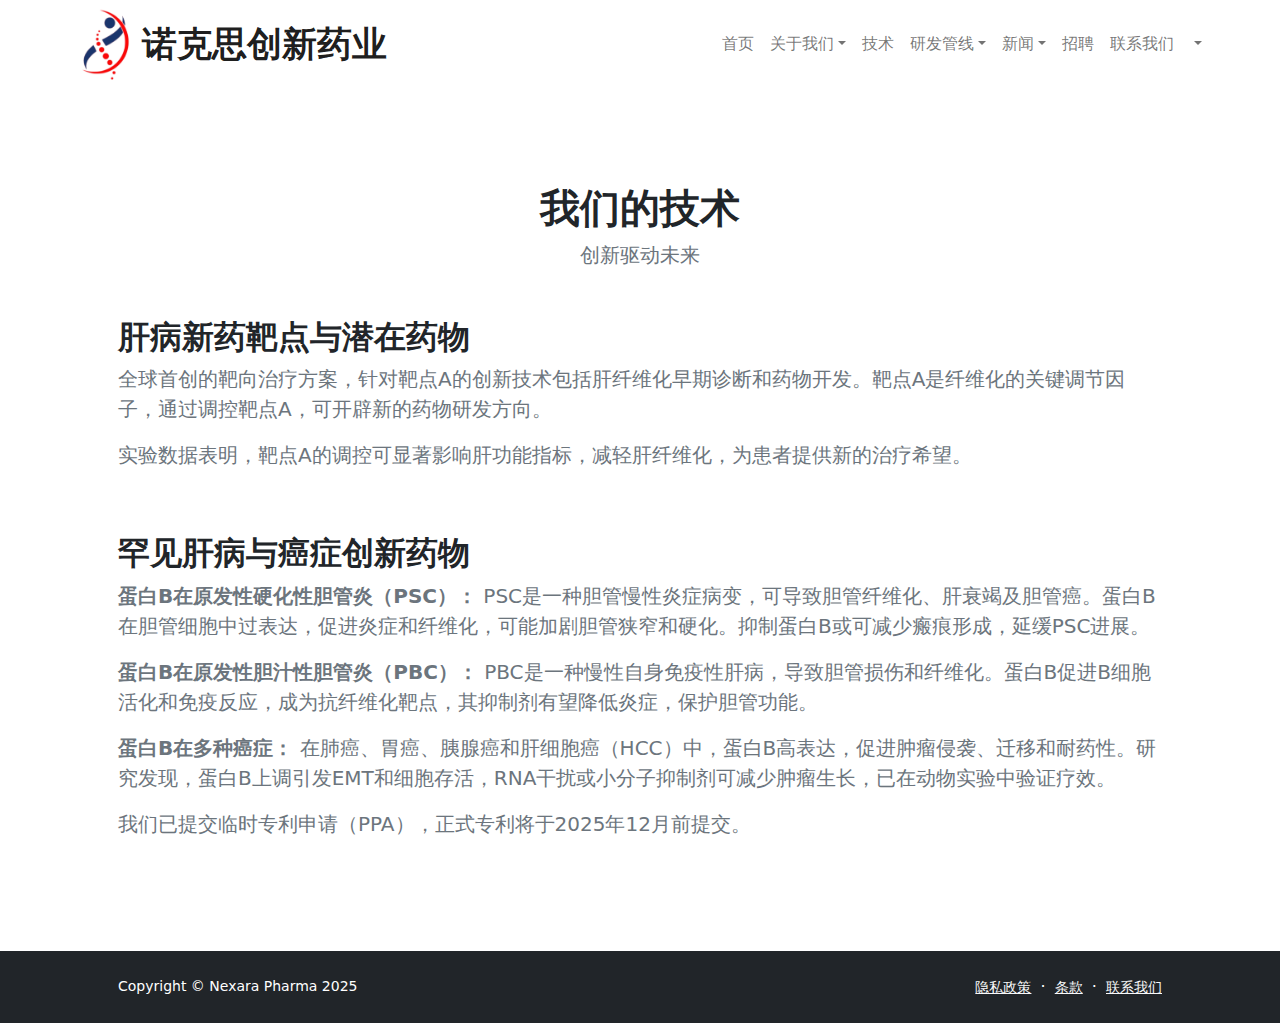
<file: technology.html>
<!DOCTYPE html>
<html lang="en">
<head>
    <meta charset="utf-8" />
    <meta name="viewport" content="width=device-width, initial-scale=1, shrink-to-fit=no" />
    <meta name="description" content="Innovative Technologies at Nexara Pharma" />
    <meta name="author" content="" />
    <title data-lang="technology-page-title">技术 - 诺克思创新药</title>
    <link rel="icon" type="image/x-icon" href="assets/favicon.ico" />
    <link href="https://cdn.jsdelivr.net/npm/bootstrap-icons@1.5.0/font/bootstrap-icons.css" rel="stylesheet" />
    <link href="css/styles.css" rel="stylesheet" />
    <link rel="stylesheet" href="https://cdnjs.cloudflare.com/ajax/libs/font-awesome/6.5.1/css/all.min.css" integrity="sha512-DTOQO9RWCH3ppGqcWaEA1BIZOC6xxalwEsw9c2QQeAIftl+Vegovlnee1c9QX4TctnWMn13TZye+giMm8e2LwA==" crossorigin="anonymous" referrerpolicy="no-referrer" />
</head>
<body class="d-flex flex-column">
    <main class="flex-shrink-0">
        <!-- Navigation -->
        <div id="header-placeholder"></div>

        <!-- Technology Section -->
        <section class="py-5">
            <div class="container px-5 my-5">
                <div class="text-center mb-5">
                    <h1 class="fw-bolder" data-lang="technology-title">我们的技术</h1>
                    <p class="lead fw-normal text-muted mb-0" data-lang="technology-subtitle">创新驱动未来</p>
                </div>

                <!-- Target A Section -->
<!--
                <div class="row gx-5 align-items-center mb-5">
                    <div class="col-lg-6">
-->
                <div class="row gx-5 mb-5">
                    <div class="col-lg-12">
                        <h2 class="fw-bolder" data-lang="target-a-title">肝病新药靶点与潜在药物</h2>
                        <p class="lead fw-normal text-muted" data-lang="target-a-text-1">全球首创的靶向治疗方案，针对靶点 A 的创新技术包括肝纤维化早期诊断和药物开发。靶点 A 是纤维化的关键调节因子，通过调控靶点 A，可开辟新的药物研发方向。</p>
                        <p class="lead fw-normal text-muted" data-lang="target-a-text-2">实验数据表明，靶点 A 的调控可显著影响肝功能指标，减轻肝纤维化，为患者提供新的治疗希望。</p>
                    </div>
                    <!--
                    <div class="col-lg-6 text-center">
                        <img class="img-fluid rounded mb-4" src="assets/A.png" alt="Target A Diagram" />
                        <p class="small text-muted" data-lang="figure-a-caption">图：靶点 A 在肝纤维化中的作用</p>
                    </div>
                    -->
                </div>

                <!-- Target B Section -->
<!--
                <div class="row gx-5 align-items-center mb-5">
                    <div class="col-lg-6 order-lg-2">
-->
                <div class="row gx-5 mb-5">
                    <div class="col-lg-12 order-lg-2">
                        <h2 class="fw-bolder" data-lang="target-b-title">罕见肝病与癌症创新药物</h2>
                        <p class="lead fw-normal text-muted">
                            <span class="fw-bold" data-lang="target-b-text-1-strong">蛋白 B 在原发性硬化性胆管炎（PSC）：</span>
                            <span data-lang="target-b-text-1">PSC 是一种胆管慢性炎症病变，可导致胆管纤维化、肝衰竭及胆管癌。蛋白 B 在胆管细胞中过表达，促进炎症和纤维化，可能加剧胆管狭窄和硬化。抑制蛋白 B 或可减少瘢痕形成，延缓 PSC 进展。</span>
                        </p>
                        <p class="lead fw-normal text-muted">
                            <span class="fw-bold" data-lang="target-b-text-2-strong">蛋白 B 在原发性胆汁性胆管炎（PBC）：</span>
                            <span data-lang="target-b-text-2">PBC 是一种慢性自身免疫性肝病，导致胆管损伤和纤维化。蛋白 B 促进 B 细胞活化和免疫反应，成为抗纤维化靶点，其抑制剂有望降低炎症，保护胆管功能。</span>
                        </p>
                        <p class="lead fw-normal text-muted">
                            <span class="fw-bold" data-lang="target-b-text-3-strong">蛋白 B 在多种癌症：</span>
                            <span data-lang="target-b-text-3">在肺癌、胃癌、胰腺癌和肝细胞癌（HCC）中，蛋白 B 高表达，促进肿瘤侵袭、迁移和耐药性。研究发现，蛋白 B 上调引发 EMT 和细胞存活，RNA 干扰或小分子抑制剂可减少肿瘤生长，已在动物实验中验证疗效。</span>
                        </p>
                        <p class="lead fw-normal text-muted" data-lang="target-b-text-4">我们已提交临时专利申请（PPA），正式专利将于 2025 年 12 月前提交。</p>
                    </div>
                    <!--
                    <div class="col-lg-6 order-lg-1 text-center">
                        <img class="img-fluid rounded mb-4" src="assets/B-cancers.png" alt="Target B Cancers" />
                        <p class="small text-muted" data-lang="figure-b-caption">图：蛋白 B 在癌症中的高表达</p>
                    </div>
                    -->
                </div>

                <!-- nMix LNP Section -->
                <!--
                <div class="row gx-5 align-items-center">
                    <div class="col-lg-6">
                        <h2 class="fw-bolder" data-lang="nmix-title">新一代脂质纳米递送平台（LNP）</h2>
                        <p class="lead fw-normal text-muted" data-lang="nmix-text-1">nMix™ 技术革新脂质纳米粒制备，通过微流控技术精确控制脂质体的大小和电荷，提高生产可重复性。</p>
                        <p class="lead fw-normal text-muted" data-lang="nmix-text-2">该平台支持实时过程监控，确保高药物装载效率并减少批次间差异，为创新药物输送系统提供强大支持。</p>
                    </div>
                    <div class="col-lg-6 text-center">
                        <img class="img-fluid rounded mb-4" src="assets/nMix.png" alt="nMix LNP Diagram" />
                        <p class="small text-muted" data-lang="figure-nmix-caption">图：nMix™ 脂质纳米递送平台</p>
                    </div>
                </div>
                -->
            </div>
        </section>
    </main>

    <!-- Footer -->
    <footer class="bg-dark py-4 mt-auto">
        <div class="container px-5">
            <div class="row align-items-center justify-content-between flex-column flex-sm-row">
                <div class="col-auto"><div class="small m-0 text-white" data-lang="footer-copyright">Copyright © Nexara Pharma 2025</div></div>
                <div class="col-auto">
                    <a class="link-light small" href="#!" data-lang="footer-privacy">Privacy</a>
                    <span class="text-white mx-1">·</span>
                    <a class="link-light small" href="#!" data-lang="footer-terms">Terms</a>
                    <span class="text-white mx-1">·</span>
                    <a class="link-light small" href="contact.html" data-lang="footer-contact">Contact</a>
                </div>
            </div>
        </div>
    </footer>

    <!-- Bootstrap core JS -->
    <script src="https://cdn.jsdelivr.net/npm/bootstrap@5.2.3/dist/js/bootstrap.bundle.min.js"></script>
    <!-- Core theme JS -->
    <script src="js/scripts.js"></script>
</body>
</html>
</file>
